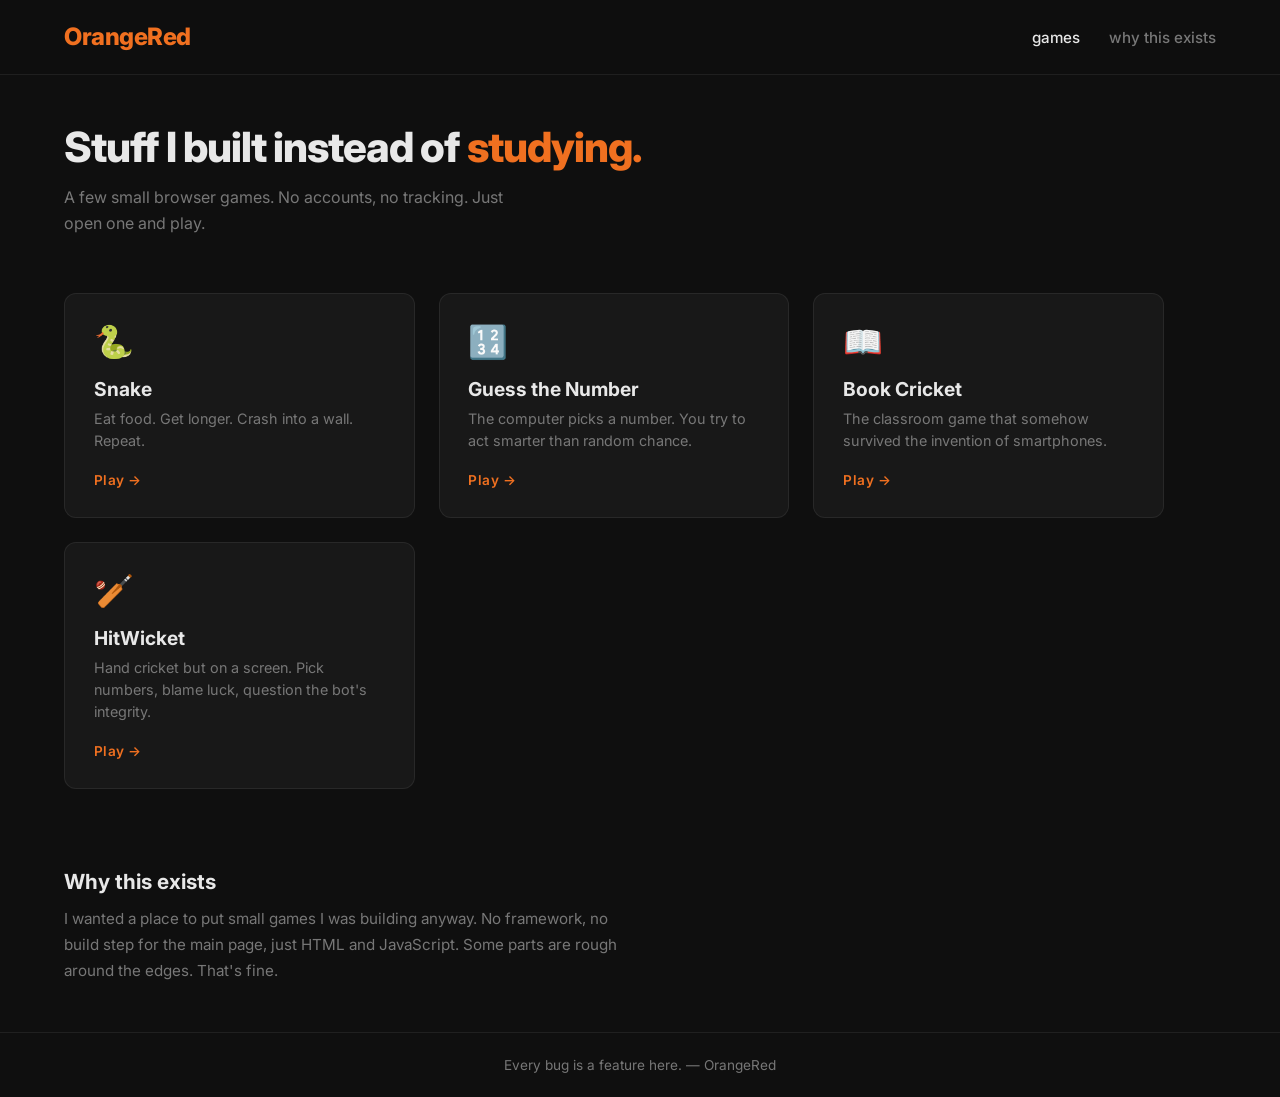
<file: index.html>
<!DOCTYPE html>
<html lang="en">

<head>
  <meta charset="UTF-8">
  <meta name="viewport" content="width=device-width, initial-scale=1.0">
  <title>OrangeRed — games I made</title>
  <meta name="description" content="A small collection of browser games made for fun. No logins, no ads, no agenda.">
  <link rel="preconnect" href="https://fonts.googleapis.com">
  <link rel="preconnect" href="https://fonts.gstatic.com" crossorigin>
  <link href="https://fonts.googleapis.com/css2?family=Inter:wght@400;500;700;800&display=swap" rel="stylesheet">
  <link rel="stylesheet" href="styles.css">
</head>

<body>
  <header>
    <div class="logo">OrangeRed</div>
    <nav>
      <ul>
        <li><a href="index.html" class="active">games</a></li>
        <li><a href="#about">why this exists</a></li>
      </ul>
    </nav>
  </header>

  <main>
    <section class="hero animate-in">
      <h1>Stuff I built instead of <span>studying.</span></h1>
      <p>A few small browser games. No accounts, no tracking. Just open one and play.</p>
    </section>

    <div class="games-grid">
      <a href="games/snake/index.html" class="game-card animate-in delay-1">
        <div class="game-icon">🐍</div>
        <h2>Snake</h2>
        <p>Eat food. Get longer. Crash into a wall. Repeat.</p>
        <div class="play-badge">Play →</div>
      </a>

      <a href="games/guess-number/index.html" class="game-card animate-in delay-2">
        <div class="game-icon">🔢</div>
        <h2>Guess the Number</h2>
        <p>The computer picks a number. You try to act smarter than random chance.</p>
        <div class="play-badge">Play →</div>
      </a>

      <a href="games/book-cricket/index.html" class="game-card animate-in delay-3">
        <div class="game-icon">📖</div>
        <h2>Book Cricket</h2>
        <p>The classroom game that somehow survived the invention of smartphones.</p>
        <div class="play-badge">Play →</div>
      </a>

      <a href="games/guess-cricket/index.html" class="game-card animate-in delay-4">
        <div class="game-icon">🏏</div>
        <h2>HitWicket</h2>
        <p>Hand cricket but on a screen. Pick numbers, blame luck, question the bot's integrity.</p>
        <div class="play-badge">Play →</div>
      </a>
    </div>

    <section id="about" style="margin-top: 5rem; max-width: 560px;">
      <h2 style="font-size: 1.3rem; font-weight: 700; margin-bottom: 0.8rem; color: var(--text);">Why this exists</h2>
      <p style="color: var(--muted); font-size: 0.95rem; line-height: 1.7;">
        I wanted a place to put small games I was building anyway. No framework, no build step for the main page, just
        HTML and JavaScript.
        Some parts are rough around the edges. That's fine.
      </p>
    </section>
  </main>

  <footer>
    <p>Every bug is a feature here. — OrangeRed</p>
  </footer>

  <script src="script.js"></script>
</body>

</html>
</file>
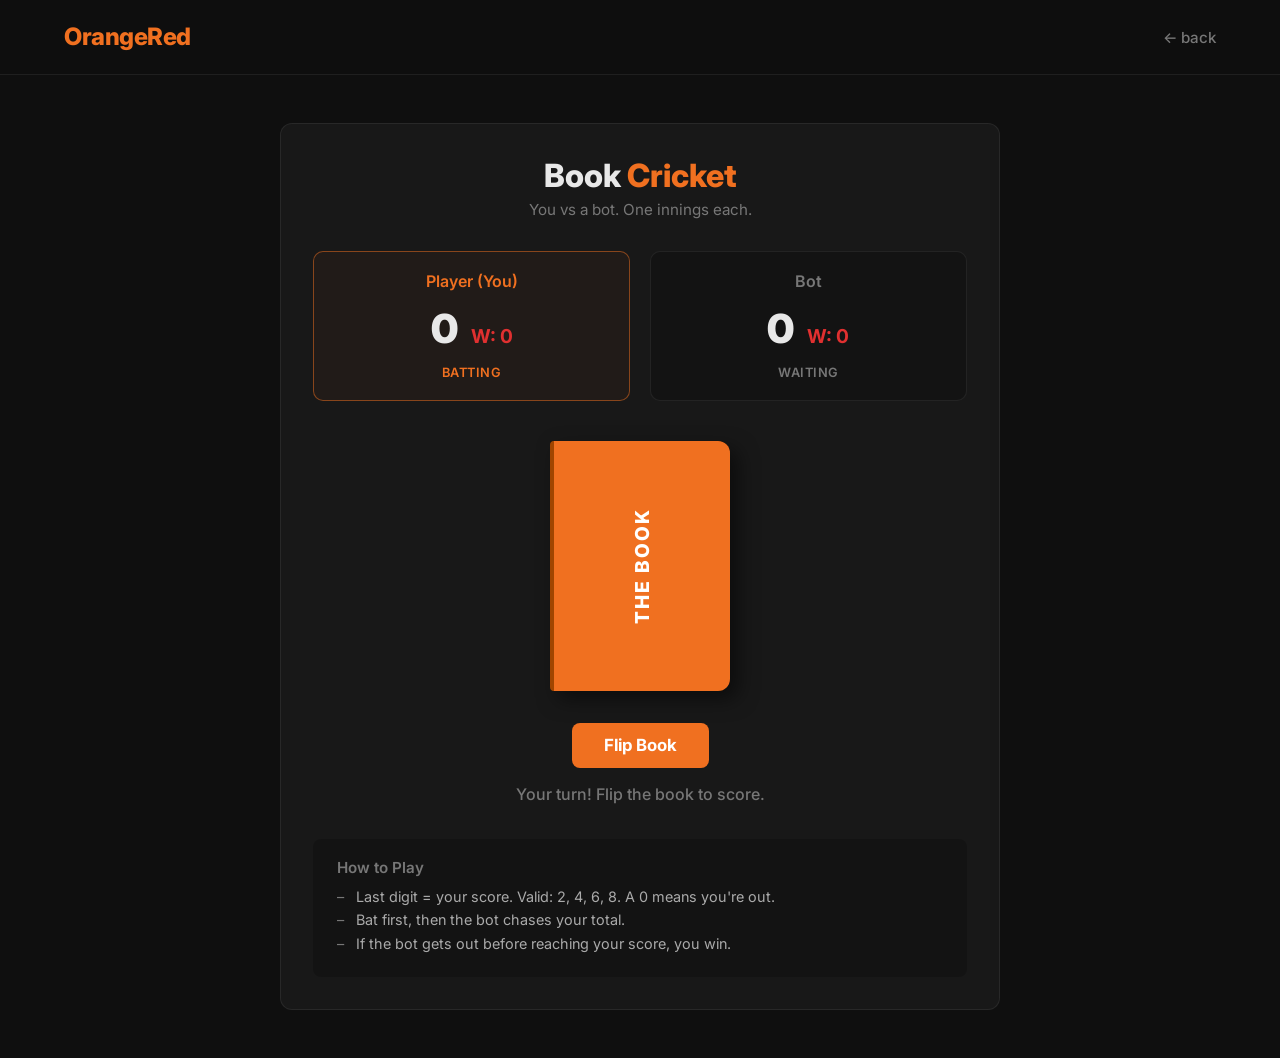
<file: games/book-cricket/index.html>
<!DOCTYPE html>
<html lang="en">
<head>
  <meta charset="UTF-8">
  <meta name="viewport" content="width=device-width, initial-scale=1.0">
  <title>Book Cricket | OrangeRed</title>
  <link rel="preconnect" href="https://fonts.googleapis.com">
  <link rel="preconnect" href="https://fonts.gstatic.com" crossorigin>
  <link href="https://fonts.googleapis.com/css2?family=Inter:wght@400;500;700;800;900&display=swap" rel="stylesheet">
  <link rel="stylesheet" href="../../styles.css">
  <link rel="stylesheet" href="style.css">
</head>
<body>
  <header>
    <div class="logo" onclick="window.location.href='../../index.html'">OrangeRed</div>
    <nav>
      <ul>
        <li><a href="../../index.html">← back</a></li>
      </ul>
    </nav>
  </header>

  <main>
    <div class="game-container animate-in">
      <div class="game-header">
        <h1>Book <span>Cricket</span></h1>
        <p>You vs a bot. One innings each.</p>
      </div>

      <div class="scoreboard">
        <div class="score-card player-score active-turn">
          <h3>Player (You)</h3>
          <div class="score-details">
            <span class="runs" id="player-runs">0</span>
            <span class="wickets" id="player-wickets">W: 0</span>
          </div>
          <div class="turn-indicator">Batting</div>
        </div>
        
        <div class="score-card bot-score">
          <h3>Bot</h3>
          <div class="score-details">
            <span class="runs" id="bot-runs">0</span>
            <span class="wickets" id="bot-wickets">W: 0</span>
          </div>
          <div class="turn-indicator">Waiting</div>
        </div>
      </div>

      <div class="game-area">
        <div class="book-visual">
          <div class="book-cover">
            <span class="book-title">The Book</span>
          </div>
          <div class="page-result hidden">
            <div class="page-number">Page: <span id="current-page">-</span></div>
            <div class="run-outcome" id="run-outcome">-</div>
          </div>
        </div>

        <div class="controls">
          <button id="flip-btn" class="primary-btn">Flip Book</button>
          <div id="game-status" class="status-message">Flip the book to score.</div>
        </div>
      </div>
      
      <div class="rules-section">
        <h3>How to Play</h3>
        <ul>
          <li>Last digit = your score. Valid: 2, 4, 6, 8. A 0 means you're out.</li>
          <li>Bat first, then the bot chases your total.</li>
          <li>If the bot gets out before reaching your score, you win.</li>
        </ul>
      </div>

    </div>
  </main>

  <div id="game-over-modal" class="modal hidden">
    <div class="modal-content">
      <h2 id="modal-title">Game Over</h2>
      <p id="modal-message">Result goes here.</p>
      <button id="restart-btn" class="primary-btn">Play Again</button>
      <button onclick="window.location.href='../../index.html'" class="secondary-btn">Back</button>
    </div>
  </div>

  <script src="script.js"></script>
</body>
</html>
</file>
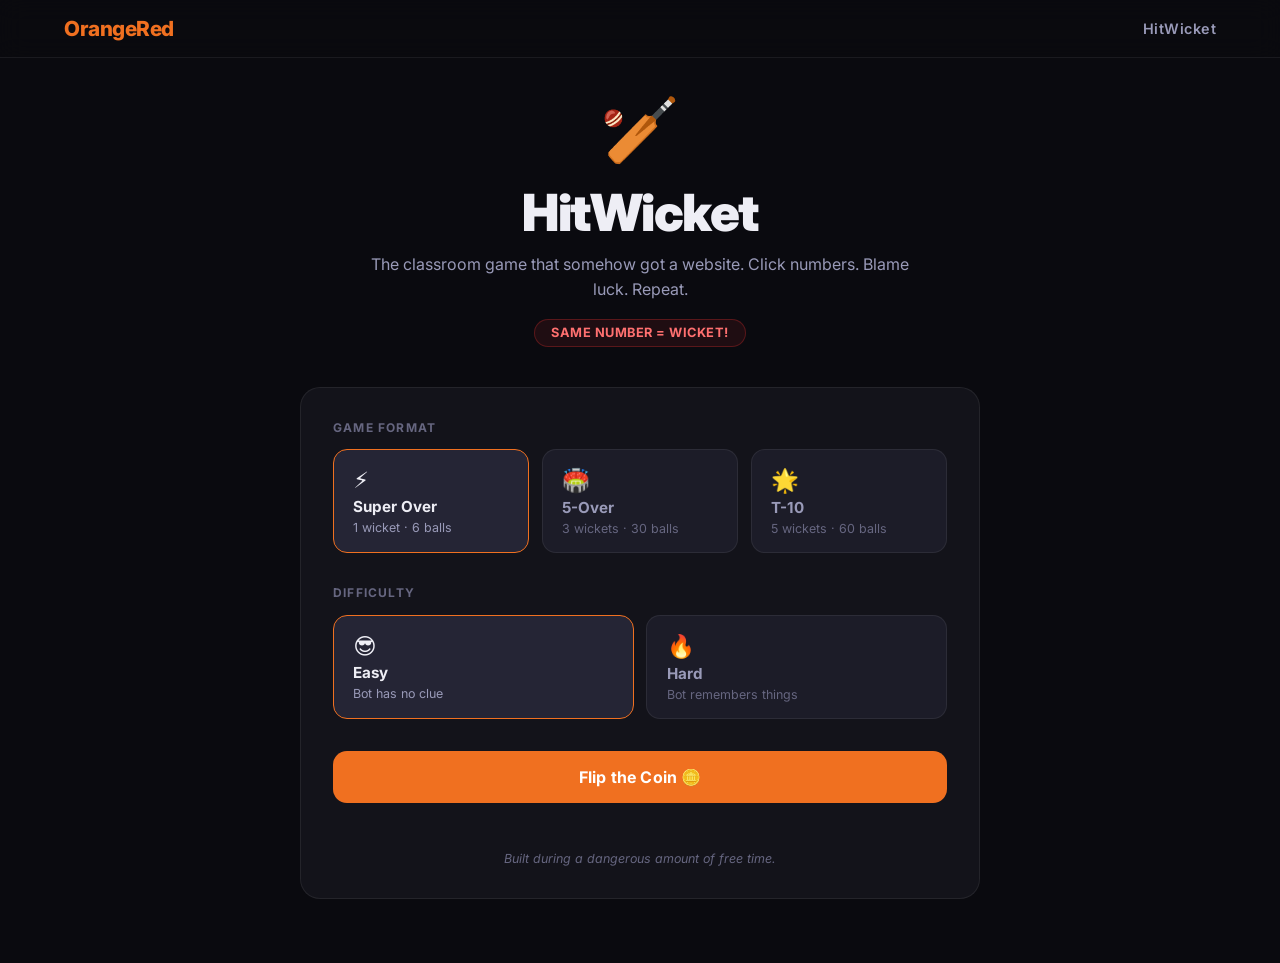
<file: games/guess-cricket/index.html>
<!DOCTYPE html>
<html lang="en">
<head>
  <meta charset="UTF-8">
  <meta name="viewport" content="width=device-width, initial-scale=1.0">
  <title>HitWicket — OrangeRed</title>
  <meta name="description" content="A hand cricket game where you pick runs each ball. Beat the AI in Super Over, 5-Over, or T10 format. Easy or Hard mode.">
  <link rel="preconnect" href="https://fonts.googleapis.com">
  <link rel="preconnect" href="https://fonts.gstatic.com" crossorigin>
  <link href="https://fonts.googleapis.com/css2?family=Inter:ital,wght@0,400;0,500;0,600;0,700;0,800;0,900;1,400&display=swap" rel="stylesheet">
  <link rel="stylesheet" href="style.css">
</head>
<body>

  <!-- HEADER -->
  <header>
    <a href="../../index.html" class="logo">OrangeRed</a>
    <div class="header-title">HitWicket</div>
  </header>

  <!-- ==================== SCREEN: LANDING ==================== -->
  <div id="screen-landing" class="screen active">
    <div class="landing-hero">
      <div class="cricket-ball-anim">🏏</div>
      <h1>HitWicket</h1>
      <p class="landing-sub">The classroom game that somehow got a website. Click numbers. Blame luck. Repeat.</p>
      <div class="landing-rules-pill">Same number = Wicket!</div>
    </div>
    <div class="setup-card">
      <!-- MODE SELECT -->
      <div class="setup-section">
        <label class="setup-label">Game Format</label>
        <div class="btn-group" id="format-group">
          <button class="toggle-btn active" data-value="super-over" id="fmt-super">
            <span class="btn-icon">⚡</span>
            <span class="btn-name">Super Over</span>
            <span class="btn-desc">1 wicket · 6 balls</span>
          </button>
          <button class="toggle-btn" data-value="5-over" id="fmt-5">
            <span class="btn-icon">🏟️</span>
            <span class="btn-name">5-Over</span>
            <span class="btn-desc">3 wickets · 30 balls</span>
          </button>
          <button class="toggle-btn" data-value="t10" id="fmt-t10">
            <span class="btn-icon">🌟</span>
            <span class="btn-name">T-10</span>
            <span class="btn-desc">5 wickets · 60 balls</span>
          </button>
        </div>
      </div>

      <!-- DIFFICULTY -->
      <div class="setup-section">
        <label class="setup-label">Difficulty</label>
        <div class="btn-group" id="diff-group">
          <button class="toggle-btn active" data-value="easy" id="diff-easy">
            <span class="btn-icon">😎</span>
            <span class="btn-name">Easy</span>
            <span class="btn-desc">Bot has no clue</span>
          </button>
          <button class="toggle-btn" data-value="hard" id="diff-hard">
            <span class="btn-icon">🔥</span>
            <span class="btn-name">Hard</span>
            <span class="btn-desc">Bot remembers things</span>
          </button>
        </div>
      </div>

      <button class="btn-primary" id="btn-start-toss">Flip the Coin 🪙</button>
      <p class="landing-footnote" id="landing-footnote">Built during a dangerous amount of free time.</p>
    </div>
  </div>

  <!-- ==================== SCREEN: TOSS ==================== -->
  <div id="screen-toss" class="screen">
    <div class="toss-container">
      <h2>The Toss</h2>
      <p class="toss-sub">Call it. The physics here are questionable.</p>
      <div class="coin-wrapper">
        <div class="coin" id="coin">
          <div class="coin-face coin-heads">H</div>
          <div class="coin-face coin-tails">T</div>
        </div>
      </div>
      <div class="toss-btns" id="toss-call-btns">
        <button class="btn-toss" id="call-heads">Heads</button>
        <button class="btn-toss" id="call-tails">Tails</button>
      </div>
      <div id="toss-result-block" class="hidden">
        <div class="toss-result-text" id="toss-result-text"></div>
        <p class="toss-choice-prompt" id="toss-winner-label"></p>
        <div class="toss-btns" id="toss-choice-btns">
          <button class="btn-toss" id="choose-bat">Bat First 🏏</button>
          <button class="btn-toss" id="choose-bowl">Bowl First 🎳</button>
        </div>
      </div>
    </div>
  </div>

  <!-- ==================== SCREEN: GAME ==================== -->
  <div id="screen-game" class="screen">

    <!-- Top scoreboard -->
    <div class="scoreboard">
      <div class="score-team" id="team-batting">
        <div class="team-label" id="batting-label">You</div>
        <div class="team-score" id="batting-score">0</div>
        <div class="team-detail" id="batting-detail">0 wkt · 0.0 ov</div>
      </div>
      <div class="score-vs">
        <div class="innings-badge" id="innings-badge">1st Innings</div>
        <div class="over-info" id="over-info">Over 1</div>
      </div>
      <div class="score-team right" id="team-bowling">
        <div class="team-label" id="bowling-label">Bot</div>
        <div class="team-score" id="bowling-score">—</div>
        <div class="team-detail" id="bowling-detail"></div>
      </div>
    </div>

    <!-- Chase bar (shown in 2nd innings) -->
    <div class="chase-bar-wrap hidden" id="chase-bar-wrap">
      <div class="chase-bar-text" id="chase-bar-text">Need 0 off 0 balls</div>
      <div class="chase-bar-track">
        <div class="chase-bar-fill" id="chase-bar-fill"></div>
      </div>
    </div>

    <!-- Pitch area -->
    <div class="pitch-area">

      <!-- Ball outcome display -->
      <div class="outcome-display" id="outcome-display">
        <div class="outcome-inner">
          <div class="outcome-vs">
            <div class="outcome-side">
              <span class="outcome-num" id="out-player">?</span>
              <span class="outcome-who">You</span>
            </div>
            <div class="outcome-clash">vs</div>
            <div class="outcome-side">
              <span class="outcome-num" id="out-bot">?</span>
              <span class="outcome-who">Bot</span>
            </div>
          </div>
          <div class="outcome-result" id="outcome-result"></div>
        </div>
      </div>

      <!-- Recent balls row -->
      <div class="recent-balls-row">
        <div class="over-label-small">This over</div>
        <div class="balls-row" id="balls-row"></div>
      </div>

      <!-- Status text -->
      <div class="status-text" id="status-text">Pick your number to play</div>

      <!-- Number pad -->
      <div class="numpad" id="numpad">
        <button class="num-btn" id="num-0" data-num="0">0</button>
        <button class="num-btn" id="num-1" data-num="1">1</button>
        <button class="num-btn" id="num-2" data-num="2">2</button>
        <button class="num-btn" id="num-3" data-num="3">3</button>
        <button class="num-btn" id="num-4" data-num="4">4</button>
        <button class="num-btn" id="num-5" data-num="5">5</button>
        <button class="num-btn" id="num-6" data-num="6">6</button>
      </div>

      <!-- Wickets display -->
      <div class="wickets-row" id="wickets-row"></div>

      <!-- Difficulty badge -->
      <div class="diff-badge" id="diff-badge"></div>
    </div>
  </div>

  <!-- ==================== SCREEN: RESULT ==================== -->
  <div id="screen-result" class="screen">
    <div class="result-container">
      <div class="result-trophy" id="result-trophy"></div>
      <h2 class="result-headline" id="result-headline"></h2>
      <p class="result-sub" id="result-sub"></p>
      <div class="result-scorecard" id="result-scorecard"></div>
      <div class="result-btns">
        <button class="btn-primary" id="btn-play-again">Run it back</button>
        <a href="../../index.html" class="btn-secondary">Back to Games</a>
      </div>
    </div>
  </div>

  <script src="game.js"></script>
</body>
</html>
</file>
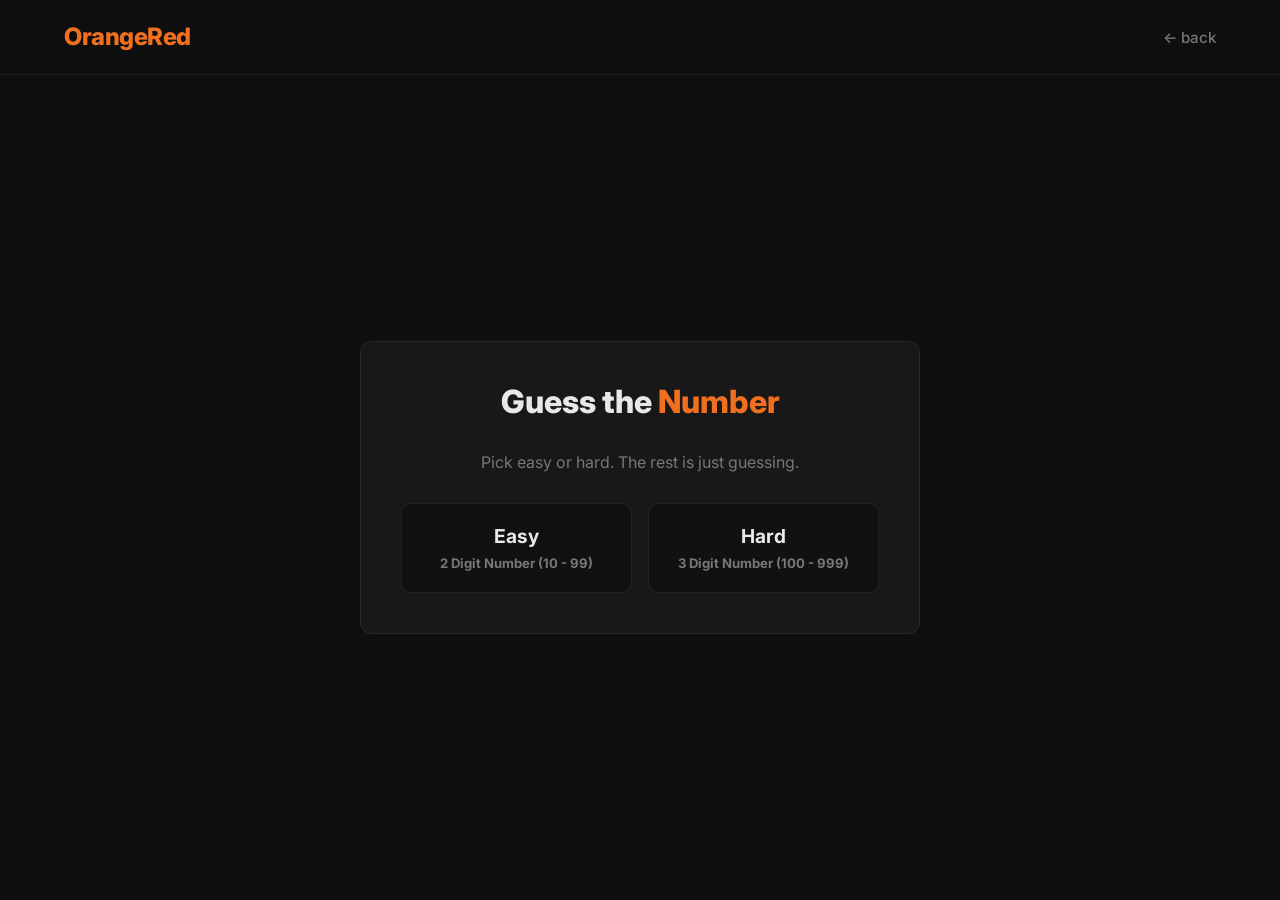
<file: games/guess-number/index.html>
<!DOCTYPE html>
<html lang="en">
<head>
  <meta charset="UTF-8">
  <meta name="viewport" content="width=device-width, initial-scale=1.0">
  <title>Guess the Number | OrangeRed</title>
  <link rel="preconnect" href="https://fonts.googleapis.com">
  <link rel="preconnect" href="https://fonts.gstatic.com" crossorigin>
  <link href="https://fonts.googleapis.com/css2?family=Inter:wght@400;500;700;800;900&family=Outfit:wght@500;700&display=swap" rel="stylesheet">
  <link rel="stylesheet" href="../../styles.css">
  <link rel="stylesheet" href="style.css">
</head>
<body>
  <header>
    <div class="logo" onclick="window.location.href='../../index.html'">OrangeRed</div>
    <nav>
      <ul>
        <li><a href="../../index.html">← back</a></li>
      </ul>
    </nav>
  </header>

  <main class="game-container">
    <div class="game-wrapper">
      
      <!-- Start Screen (Difficulty Selection) -->
      <div id="startScreen" class="screen animate-in">
        <h1>Guess the <span>Number</span></h1>
        <p>Pick easy or hard. The rest is just guessing.</p>
        
        <div class="difficulty-options">
          <button class="diff-btn" data-digits="2">
            <span class="diff-title">Easy</span>
            <span class="diff-desc">2 Digit Number (10 - 99)</span>
          </button>
          <button class="diff-btn" data-digits="3">
            <span class="diff-title">Hard</span>
            <span class="diff-desc">3 Digit Number (100 - 999)</span>
          </button>
        </div>
      </div>

      <!-- Main Game Screen -->
      <div id="gameScreen" class="screen hidden">
        <div class="game-header">
          <h2>Find the <span>Number</span></h2>
          <div class="attempts-box">
            <span>Attempts</span>
            <div id="attemptsCount">0</div>
          </div>
        </div>

        <div class="game-play-area">
          <div id="hintMessage" class="hint-message">I picked a number. Go.</div>
          
          <div class="input-group">
            <input type="number" id="guessInput" placeholder="Enter your guess..." autofocus>
            <button id="submitBtn">Guess</button>
          </div>
        </div>
        
        <div id="gameControls" class="game-controls hidden">
          <button id="playAgainBtn" class="secondary-btn">Try again</button>
        </div>
      </div>

    </div>
  </main>

  <script src="script.js"></script>
</body>
</html>
</file>
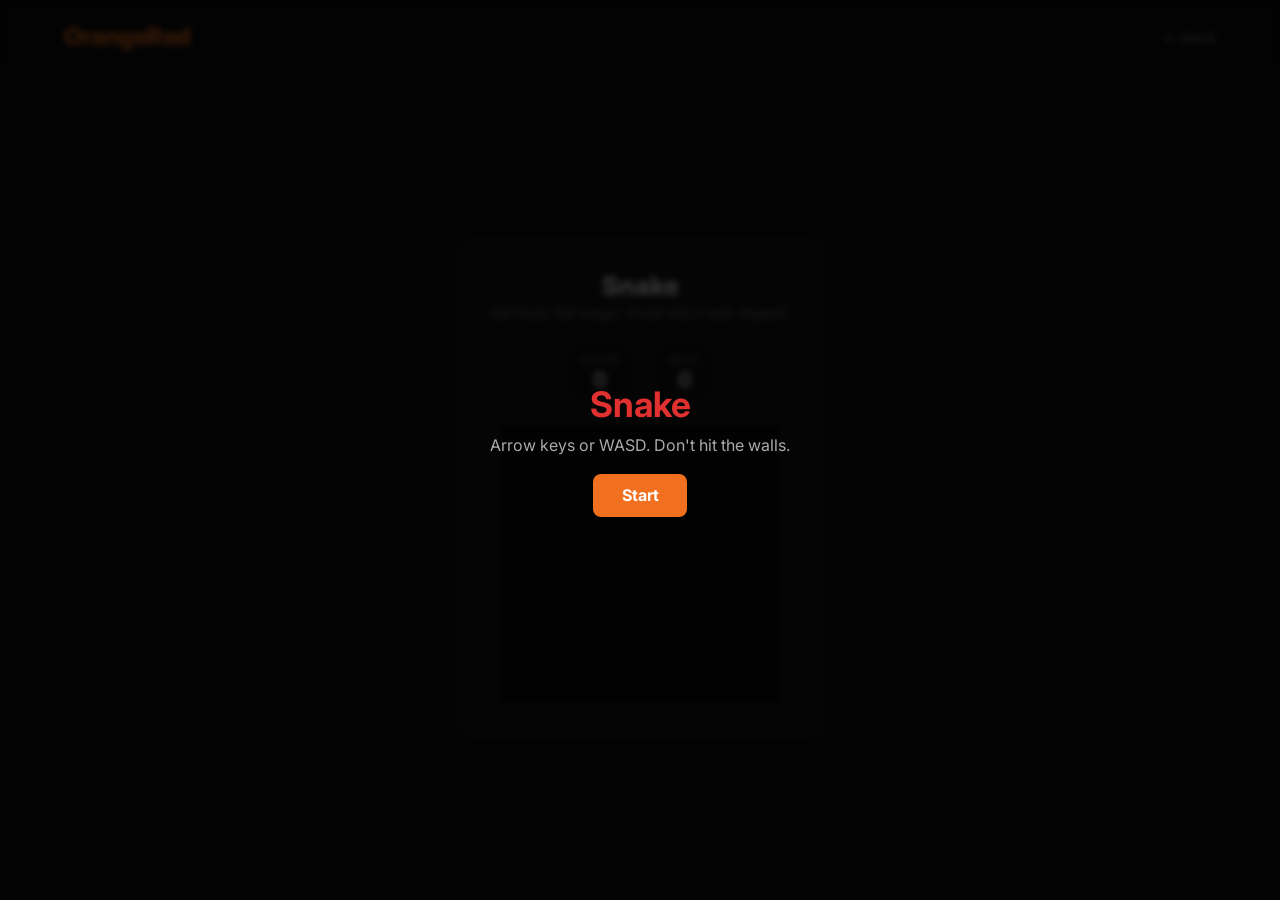
<file: games/snake/index.html>
<!DOCTYPE html>
<html lang="en">

<head>
  <meta charset="UTF-8">
  <meta name="viewport" content="width=device-width, initial-scale=1.0">
  <title>Snake | OrangeRed</title>
  <link rel="preconnect" href="https://fonts.googleapis.com">
  <link rel="preconnect" href="https://fonts.gstatic.com" crossorigin>
  <link href="https://fonts.googleapis.com/css2?family=Inter:wght@400;700;900&display=swap" rel="stylesheet">
  <link rel="stylesheet" href="../../styles.css">
  <link rel="stylesheet" href="style.css">
</head>

<body>

  <canvas id="vpCanvas"></canvas>

  <header>
    <div class="logo" onclick="window.location.href='../../index.html'">OrangeRed</div>
    <nav>
      <ul>
        <li><a href="../../index.html">← back</a></li>
      </ul>
    </nav>
  </header>

  <main class="game-container">
    <div class="game-wrapper">
      <div class="game-info">
        <h1>Snake</h1>
        <p class="game-desc">Eat food. Get longer. Crash into a wall. Repeat.</p>
      </div>

      <div class="game-header">
        <div class="score-board">
          <div class="score-box">
            <span>Score</span>
            <div id="score">0</div>
          </div>
          <div class="score-box">
            <span>Best</span>
            <div id="high-score">0</div>
          </div>
        </div>
      </div>

      <div class="canvas-container">
        <canvas id="gameCanvas" width="280" height="280"></canvas>
      </div>
    </div>
  </main>

  <div id="startScreen" class="game-overlay">
    <div class="overlay-box">
      <h2>Snake</h2>
      <p>Arrow keys or WASD. Don't hit the walls.</p>
      <button id="startBtn">Start</button>
    </div>
  </div>

  <div id="gameOverScreen" class="game-overlay hidden">
    <div class="overlay-box">
      <h2>You died.</h2>
      <p>Score: <span id="finalScore">0</span></p>
      <p class="sub">Cherries: <span id="finalCherries">0</span></p>
      <button id="restartBtn">Try again</button>
    </div>
  </div>

  <script src="script.js"></script>
</body>

</html>
</file>
<file: styles.css>
:root {
  --bg: #0f0f0f;
  --surface: #181818;
  --surface-hover: #222;
  --text: #e8e8e8;
  --muted: #777;
  --orange: #f07020;
  --red: #e03030;
  --border: rgba(255, 255, 255, 0.07);
  --font: 'Inter', system-ui, sans-serif;
}

* {
  box-sizing: border-box;
  margin: 0;
  padding: 0;
}

body {
  font-family: var(--font);
  background: var(--bg);
  color: var(--text);
  min-height: 100vh;
  display: flex;
  flex-direction: column;
}

header {
  padding: 1.4rem 5%;
  display: flex;
  justify-content: space-between;
  align-items: center;
  border-bottom: 1px solid var(--border);
  position: sticky;
  top: 0;
  background: rgba(15, 15, 15, 0.9);
  backdrop-filter: blur(8px);
  z-index: 100;
}

.logo {
  font-size: 1.5rem;
  font-weight: 800;
  color: var(--orange);
  cursor: pointer;
  letter-spacing: -0.5px;
}

nav ul {
  list-style: none;
  display: flex;
  gap: 1.8rem;
}

nav a {
  color: var(--muted);
  text-decoration: none;
  font-size: 0.95rem;
  font-weight: 500;
  transition: color 0.2s;
}

nav a:hover,
nav a.active {
  color: var(--text);
}

main {
  flex: 1;
  padding: 3rem 5%;
}

.hero {
  margin-bottom: 3.5rem;
}

.hero h1 {
  font-size: 2.6rem;
  font-weight: 800;
  line-height: 1.2;
  margin-bottom: 0.8rem;
  letter-spacing: -1px;
}

.hero h1 span {
  color: var(--orange);
}

.hero p {
  color: var(--muted);
  font-size: 1rem;
  max-width: 480px;
  line-height: 1.6;
}

.games-grid {
  display: grid;
  grid-template-columns: repeat(auto-fill, minmax(280px, 1fr));
  gap: 1.5rem;
  max-width: 1100px;
}

.game-card {
  background: var(--surface);
  border-radius: 12px;
  padding: 1.8rem;
  text-decoration: none;
  color: var(--text);
  border: 1px solid var(--border);
  transition: border-color 0.2s, background 0.2s, transform 0.2s;
  display: flex;
  flex-direction: column;
}

.game-card:hover {
  border-color: rgba(240, 112, 32, 0.4);
  background: var(--surface-hover);
  transform: translateY(-3px);
}

.game-icon {
  font-size: 2rem;
  margin-bottom: 1rem;
}

.game-card h2 {
  font-size: 1.2rem;
  font-weight: 700;
  margin-bottom: 0.4rem;
}

.game-card p {
  color: var(--muted);
  font-size: 0.9rem;
  line-height: 1.55;
  flex: 1;
}

.play-badge {
  margin-top: 1.2rem;
  font-size: 0.85rem;
  font-weight: 600;
  color: var(--orange);
  letter-spacing: 0.5px;
}

.game-card:hover .play-badge {
  color: var(--text);
}

footer {
  padding: 1.5rem 5%;
  text-align: center;
  color: var(--muted);
  font-size: 0.85rem;
  border-top: 1px solid var(--border);
}

@keyframes fadeUp {
  from { opacity: 0; transform: translateY(16px); }
  to   { opacity: 1; transform: translateY(0); }
}

.animate-in {
  animation: fadeUp 0.5s ease forwards;
  opacity: 0;
}

.delay-1 { animation-delay: 0.05s; }
.delay-2 { animation-delay: 0.1s; }
.delay-3 { animation-delay: 0.15s; }
.delay-4 { animation-delay: 0.2s; }
</file>
<file: games/book-cricket/style.css>
.game-container {
  max-width: 720px;
  margin: 0 auto;
  background: var(--surface);
  border-radius: 12px;
  padding: 2rem;
  border: 1px solid var(--border);
}

.game-header {
  text-align: center;
  margin-bottom: 2rem;
}

.game-header h1 {
  font-size: 2rem;
  font-weight: 800;
  margin-bottom: 0.3rem;
}

.game-header h1 span {
  color: var(--orange);
}

.game-header p {
  color: var(--muted);
  font-size: 0.95rem;
}

.scoreboard {
  display: flex;
  gap: 1.2rem;
  margin-bottom: 2.5rem;
}

.score-card {
  flex: 1;
  background: rgba(0, 0, 0, 0.2);
  border: 1px solid var(--border);
  border-radius: 10px;
  padding: 1.2rem;
  text-align: center;
  transition: border-color 0.2s;
}

.score-card h3 {
  margin-bottom: 0.8rem;
  font-size: 1rem;
  color: var(--muted);
  font-weight: 600;
}

.score-details {
  display: flex;
  justify-content: center;
  align-items: baseline;
  gap: 0.8rem;
}

.runs {
  font-size: 2.5rem;
  font-weight: 900;
}

.wickets {
  font-size: 1.2rem;
  font-weight: 700;
  color: var(--red);
}

.turn-indicator {
  margin-top: 0.8rem;
  font-size: 0.8rem;
  font-weight: 600;
  text-transform: uppercase;
  letter-spacing: 0.5px;
  color: var(--muted);
}

.active-turn {
  border-color: rgba(240, 112, 32, 0.5);
  background: rgba(240, 112, 32, 0.04);
}

.active-turn h3 {
  color: var(--orange);
}

.active-turn .turn-indicator {
  color: var(--orange);
}

.game-area {
  display: flex;
  flex-direction: column;
  align-items: center;
  gap: 2rem;
  margin-bottom: 2rem;
}

.book-visual {
  width: 180px;
  height: 250px;
  background: #2a1800;
  border-radius: 4px 12px 12px 4px;
  box-shadow: inset 4px 0 15px rgba(0,0,0,0.6), 8px 8px 20px rgba(0,0,0,0.5);
  position: relative;
  display: flex;
  justify-content: center;
  align-items: center;
}

.book-visual.animating {
  animation: shake 0.35s ease;
}

@keyframes shake {
  0%   { transform: rotate(0deg); }
  25%  { transform: rotate(-4deg) translateY(-8px); }
  60%  { transform: rotate(4deg); }
  100% { transform: rotate(0deg); }
}

.book-cover {
  position: absolute;
  top: 0; left: 0;
  width: 100%; height: 100%;
  display: flex;
  justify-content: center;
  align-items: center;
  background: var(--orange);
  border-radius: 4px 12px 12px 4px;
  border-left: 4px solid #a04500;
  z-index: 2;
  transition: transform 0.5s ease, opacity 0.5s ease;
}

.book-visual.open .book-cover {
  transform: rotateY(-110deg);
  opacity: 0;
  pointer-events: none;
}

.book-title {
  color: white;
  font-size: 1.2rem;
  font-weight: 800;
  text-transform: uppercase;
  letter-spacing: 2px;
  transform: rotate(-90deg);
}

.page-result {
  background: #fdf5e4;
  width: 88%;
  height: 93%;
  border-radius: 2px 8px 8px 2px;
  display: flex;
  flex-direction: column;
  justify-content: center;
  align-items: center;
  color: #333;
  padding: 1rem;
}

.page-result.hidden { display: none; }

.page-number {
  font-size: 0.85rem;
  color: #888;
  margin-bottom: 1rem;
}

.run-outcome {
  font-size: 4rem;
  font-weight: 900;
  color: #c05000;
}

.run-outcome.out {
  color: #cc2222;
}

.controls {
  text-align: center;
}

.primary-btn {
  background: var(--orange);
  color: #fff;
  border: none;
  padding: 0.8rem 2rem;
  font-size: 1.05rem;
  font-weight: 700;
  border-radius: 8px;
  cursor: pointer;
  transition: opacity 0.2s;
  font-family: var(--font);
  margin-bottom: 1rem;
  display: block;
  margin-left: auto;
  margin-right: auto;
}

.primary-btn:hover  { opacity: 0.85; }
.primary-btn:active { opacity: 0.7;  }
.primary-btn:disabled {
  background: #2a2a2a;
  color: #555;
  cursor: not-allowed;
}

.status-message {
  font-size: 1rem;
  font-weight: 500;
  color: var(--muted);
  min-height: 1.4rem;
}

.status-message.danger { color: var(--red); }

.rules-section {
  background: rgba(0,0,0,0.2);
  border-radius: 8px;
  padding: 1.2rem 1.5rem;
}

.rules-section h3 {
  color: var(--muted);
  margin-bottom: 0.7rem;
  font-size: 0.95rem;
  font-weight: 600;
}

.rules-section ul {
  list-style: none;
}

.rules-section li {
  margin-bottom: 0.4rem;
  color: #aaa;
  font-size: 0.9rem;
  padding-left: 1.2rem;
  position: relative;
}

.rules-section li::before {
  content: '–';
  position: absolute;
  left: 0;
  color: var(--muted);
}

.modal {
  position: fixed;
  top: 0; left: 0; right: 0; bottom: 0;
  background: rgba(0,0,0,0.75);
  backdrop-filter: blur(4px);
  display: flex;
  justify-content: center;
  align-items: center;
  z-index: 1000;
  transition: opacity 0.2s ease;
}

.modal.hidden {
  opacity: 0;
  pointer-events: none;
}

.modal-content {
  background: var(--surface);
  padding: 2.5rem;
  border-radius: 12px;
  text-align: center;
  max-width: 380px;
  width: 90%;
  border: 1px solid var(--border);
}

.modal h2 {
  font-size: 2rem;
  margin-bottom: 0.8rem;
  color: var(--orange);
}

.modal p {
  font-size: 1.1rem;
  margin-bottom: 1.8rem;
  color: var(--text);
  line-height: 1.5;
}

.secondary-btn {
  background: transparent;
  border: 1px solid rgba(255,255,255,0.15);
  color: var(--muted);
  padding: 0.7rem 1.5rem;
  font-size: 0.95rem;
  font-weight: 600;
  border-radius: 8px;
  cursor: pointer;
  font-family: var(--font);
  margin-left: 0.8rem;
  transition: background 0.2s, color 0.2s;
}

.secondary-btn:hover {
  background: #222;
  color: var(--text);
}

@media (max-width: 560px) {
  .scoreboard { flex-direction: column; }
}
</file>
<file: games/guess-cricket/style.css>
/* ============================================================
   HITWICKET — style.css
   OrangeRed design system extended
   ============================================================ */

:root {
  --bg: #0a0a0f;
  --surface: #13131a;
  --surface2: #1c1c28;
  --surface3: #252535;
  --text: #eeeef5;
  --muted: #666680;
  --muted2: #999ab8;
  --orange: #f07020;
  --orange-glow: rgba(240, 112, 32, 0.25);
  --red: #e03030;
  --red-glow: rgba(224, 48, 48, 0.25);
  --green: #22c55e;
  --green-glow: rgba(34, 197, 94, 0.2);
  --blue: #60a5fa;
  --yellow: #fbbf24;
  --border: rgba(255, 255, 255, 0.07);
  --border2: rgba(255, 255, 255, 0.12);
  --font: 'Inter', system-ui, sans-serif;
  --radius: 14px;
  --radius-sm: 8px;
}

*, *::before, *::after { box-sizing: border-box; margin: 0; padding: 0; }

html { scroll-behavior: smooth; }

body {
  font-family: var(--font);
  background: var(--bg);
  color: var(--text);
  min-height: 100dvh;
  display: flex;
  flex-direction: column;
  overflow-x: hidden;
}

/* ---- HEADER ---- */
header {
  display: flex;
  justify-content: space-between;
  align-items: center;
  padding: 1rem 5%;
  border-bottom: 1px solid var(--border);
  background: rgba(10,10,15,0.9);
  backdrop-filter: blur(12px);
  position: sticky;
  top: 0;
  z-index: 200;
}

.logo {
  font-size: 1.3rem;
  font-weight: 800;
  color: var(--orange);
  text-decoration: none;
  letter-spacing: -0.5px;
}

.header-title {
  font-size: 0.9rem;
  font-weight: 600;
  color: var(--muted2);
  letter-spacing: 0.5px;
}

/* ---- SCREENS ---- */
.screen {
  display: none;
  flex: 1;
  flex-direction: column;
  animation: fadeUp 0.35s ease forwards;
}
.screen.active { display: flex; }

@keyframes fadeUp {
  from { opacity: 0; transform: translateY(18px); }
  to   { opacity: 1; transform: translateY(0); }
}

/* ============================================================
   LANDING SCREEN
   ============================================================ */
#screen-landing {
  align-items: center;
  padding: 2rem 5% 4rem;
  gap: 2.5rem;
}

.landing-hero {
  text-align: center;
  max-width: 560px;
  margin: 0 auto;
}

.cricket-ball-anim {
  font-size: 4rem;
  display: inline-block;
  animation: float 3s ease-in-out infinite;
  margin-bottom: 1rem;
}

@keyframes float {
  0%,100% { transform: translateY(0) rotate(0deg); }
  50%      { transform: translateY(-10px) rotate(8deg); }
}

.landing-hero h1 {
  font-size: clamp(2rem, 5vw, 3.2rem);
  font-weight: 900;
  letter-spacing: -1.5px;
  line-height: 1.1;
  color: var(--text);
  margin-bottom: 0.7rem;
}

.landing-sub {
  color: var(--muted2);
  font-size: 1rem;
  margin-bottom: 1rem;
  line-height: 1.6;
}

.landing-rules-pill {
  display: inline-block;
  background: rgba(224,48,48,0.1);
  border: 1px solid rgba(224,48,48,0.3);
  color: #ff7070;
  font-size: 0.8rem;
  font-weight: 700;
  padding: 0.35rem 1rem;
  border-radius: 100px;
  letter-spacing: 0.5px;
  text-transform: uppercase;
}

.landing-footnote {
  margin-top: 1rem;
  font-size: 0.78rem;
  color: var(--muted);
  font-style: italic;
  text-align: center;
}

/* Setup card */
.setup-card {
  width: 100%;
  max-width: 680px;
  background: var(--surface);
  border: 1px solid var(--border);
  border-radius: 20px;
  padding: 2rem;
  display: flex;
  flex-direction: column;
  gap: 2rem;
}

.setup-section {}

.setup-label {
  display: block;
  font-size: 0.75rem;
  font-weight: 700;
  letter-spacing: 1.2px;
  text-transform: uppercase;
  color: var(--muted);
  margin-bottom: 0.9rem;
}

.btn-group {
  display: grid;
  grid-template-columns: repeat(auto-fit, minmax(160px, 1fr));
  gap: 0.8rem;
}

.toggle-btn {
  background: var(--surface2);
  border: 1.5px solid var(--border);
  border-radius: var(--radius);
  padding: 1rem 1.2rem;
  cursor: pointer;
  color: var(--muted2);
  display: flex;
  flex-direction: column;
  gap: 0.25rem;
  text-align: left;
  transition: border-color 0.2s, background 0.2s, color 0.2s, transform 0.15s;
  font-family: var(--font);
  position: relative;
  overflow: hidden;
}

.toggle-btn.active {
  border-color: var(--orange);
  color: var(--text);
  background: var(--surface3);
}

.toggle-btn:hover:not(.active) {
  border-color: var(--border2);
  background: var(--surface3);
  transform: translateY(-2px);
}

.btn-icon  { font-size: 1.4rem; }
.btn-name  { font-size: 0.95rem; font-weight: 700; }
.btn-desc  { font-size: 0.78rem; color: var(--muted); }
.toggle-btn.active .btn-desc { color: var(--muted2); }

/* Primary button */
.btn-primary {
  background: var(--orange);
  color: #fff;
  border: none;
  border-radius: var(--radius);
  padding: 1rem 2rem;
  font-size: 1rem;
  font-weight: 700;
  font-family: var(--font);
  cursor: pointer;
  transition: opacity 0.2s, transform 0.15s;
  letter-spacing: 0.2px;
}
.btn-primary:hover { opacity: 0.88; transform: translateY(-2px); }
.btn-primary:active { transform: translateY(0); }

.btn-secondary {
  background: var(--surface2);
  color: var(--muted2);
  border: 1px solid var(--border);
  border-radius: var(--radius);
  padding: 1rem 2rem;
  font-size: 1rem;
  font-weight: 600;
  font-family: var(--font);
  cursor: pointer;
  text-decoration: none;
  text-align: center;
  transition: background 0.2s, color 0.2s;
  display: block;
}
.btn-secondary:hover { background: var(--surface3); color: var(--text); }

/* ============================================================
   TOSS SCREEN
   ============================================================ */
#screen-toss {
  align-items: center;
  justify-content: center;
  padding: 2rem 5%;
}

.toss-container {
  text-align: center;
  max-width: 460px;
  width: 100%;
}

.toss-container h2 {
  font-size: 2rem;
  font-weight: 800;
  letter-spacing: -0.5px;
  margin-bottom: 0.4rem;
}

.toss-sub {
  color: var(--muted);
  font-size: 0.95rem;
  margin-bottom: 2.5rem;
}

/* Coin */
.coin-wrapper {
  perspective: 800px;
  width: 120px;
  height: 120px;
  margin: 0 auto 2.5rem;
}

.coin {
  width: 120px;
  height: 120px;
  position: relative;
  transform-style: preserve-3d;
  transition: transform 0.05s;
  border-radius: 50%;
}

.coin.flipping {
  animation: coinFlip 1.4s cubic-bezier(0.4,0,0.2,1) forwards;
}
.coin.landed-heads { transform: rotateY(0deg); }
.coin.landed-tails  { transform: rotateY(180deg); }

@keyframes coinFlip {
  0%   { transform: rotateY(0deg) rotateZ(0deg); }
  40%  { transform: rotateY(720deg) rotateZ(15deg); }
  80%  { transform: rotateY(1260deg) rotateZ(-5deg); }
  100% { transform: rotateY(var(--coin-final)); }
}

.coin-face {
  position: absolute;
  inset: 0;
  border-radius: 50%;
  display: flex;
  align-items: center;
  justify-content: center;
  font-size: 2.2rem;
  font-weight: 900;
  backface-visibility: hidden;
  -webkit-backface-visibility: hidden;
  border: 4px solid;
}

.coin-heads {
  background: #f0a800;
  border-color: #e09000;
  color: #7a4d00;
}

.coin-tails {
  background: #8a96a8;
  border-color: #6a7888;
  color: #2a3848;
  transform: rotateY(180deg);
}

.toss-btns {
  display: flex;
  gap: 1rem;
  justify-content: center;
  flex-wrap: wrap;
}

.btn-toss {
  background: var(--surface2);
  border: 1.5px solid var(--border2);
  border-radius: var(--radius);
  padding: 0.9rem 2rem;
  font-size: 0.95rem;
  font-weight: 700;
  font-family: var(--font);
  color: var(--text);
  cursor: pointer;
  transition: background 0.2s, border-color 0.2s, transform 0.15s;
  min-width: 140px;
}
.btn-toss:hover { background: var(--surface3); border-color: var(--orange); transform: translateY(-2px); }

#toss-result-block { margin-top: 2rem; }

.toss-result-text {
  font-size: 1.6rem;
  font-weight: 800;
  margin-bottom: 0.5rem;
}

.toss-choice-prompt {
  color: var(--muted2);
  font-size: 0.9rem;
  margin-bottom: 1.2rem;
}

/* ============================================================
   GAME SCREEN
   ============================================================ */
#screen-game {
  padding: 0;
  gap: 0;
}

/* Scoreboard */
.scoreboard {
  display: grid;
  grid-template-columns: 1fr auto 1fr;
  align-items: center;
  gap: 1rem;
  padding: 1.2rem 5%;
  background: var(--surface);
  border-bottom: 1px solid var(--border);
}

.score-team {
  display: flex;
  flex-direction: column;
  gap: 0.2rem;
}
.score-team.right { align-items: flex-end; }

.team-label {
  font-size: 0.75rem;
  font-weight: 700;
  text-transform: uppercase;
  letter-spacing: 1px;
  color: var(--muted);
}

.team-score {
  font-size: clamp(2rem, 6vw, 3rem);
  font-weight: 900;
  letter-spacing: -2px;
  line-height: 1;
  color: var(--text);
  font-variant-numeric: tabular-nums;
}

.team-detail {
  font-size: 0.78rem;
  color: var(--muted);
  font-variant-numeric: tabular-nums;
}

.score-vs {
  display: flex;
  flex-direction: column;
  align-items: center;
  gap: 0.3rem;
}

.innings-badge {
  font-size: 0.7rem;
  font-weight: 700;
  text-transform: uppercase;
  letter-spacing: 0.8px;
  background: rgba(240,112,32,0.1);
  border: 1px solid rgba(240,112,32,0.3);
  color: var(--orange);
  padding: 0.2rem 0.7rem;
  border-radius: 100px;
}

.over-info {
  font-size: 0.8rem;
  color: var(--muted);
  font-weight: 600;
}

/* Chase bar */
.chase-bar-wrap {
  padding: 0.6rem 5%;
  background: var(--surface2);
  border-bottom: 1px solid var(--border);
}

.chase-bar-text {
  font-size: 0.8rem;
  color: var(--muted2);
  font-weight: 600;
  margin-bottom: 0.35rem;
}

.chase-bar-track {
  height: 4px;
  background: var(--surface3);
  border-radius: 4px;
  overflow: hidden;
}

.chase-bar-fill {
  height: 100%;
  background: var(--orange);
  border-radius: 4px;
  width: 0%;
  transition: width 0.5s ease;
}

/* Pitch area */
.pitch-area {
  flex: 1;
  display: flex;
  flex-direction: column;
  align-items: center;
  padding: 1.5rem 5% 2rem;
  gap: 1.2rem;
  position: relative;
}

/* Outcome display */
.outcome-display {
  width: 100%;
  max-width: 500px;
  min-height: 100px;
  background: var(--surface);
  border: 1px solid var(--border);
  border-radius: 18px;
  display: flex;
  align-items: center;
  justify-content: center;
  position: relative;
  overflow: hidden;
}



.outcome-inner {
  text-align: center;
  padding: 1.2rem;
  width: 100%;
}

.outcome-vs {
  display: flex;
  align-items: center;
  justify-content: center;
  gap: 1.5rem;
  margin-bottom: 0.6rem;
}

.outcome-side {
  display: flex;
  flex-direction: column;
  align-items: center;
  gap: 0.2rem;
}

.outcome-num {
  font-size: 2.8rem;
  font-weight: 900;
  line-height: 1;
  font-variant-numeric: tabular-nums;
  color: var(--muted2);
  transition: color 0.3s;
}

.outcome-num.scored { color: var(--green); }
.outcome-num.wicket { color: var(--red); }

.outcome-who {
  font-size: 0.7rem;
  font-weight: 700;
  text-transform: uppercase;
  letter-spacing: 1px;
  color: var(--muted);
}

.outcome-clash {
  font-size: 1rem;
  font-weight: 700;
  color: var(--muted);
}

.outcome-result {
  font-size: 1.05rem;
  font-weight: 700;
  color: var(--muted2);
  min-height: 1.4em;
  transition: color 0.3s;
}
.outcome-result.scored { color: var(--green); }
.outcome-result.wicket { color: var(--red); }
.outcome-result.boundary { color: var(--yellow); }

/* Recent balls */
.recent-balls-row {
  width: 100%;
  max-width: 500px;
}

.over-label-small {
  font-size: 0.68rem;
  font-weight: 700;
  text-transform: uppercase;
  letter-spacing: 1px;
  color: var(--muted);
  margin-bottom: 0.5rem;
}

.balls-row {
  display: flex;
  gap: 0.4rem;
  flex-wrap: wrap;
}

.ball-pip {
  width: 34px;
  height: 34px;
  border-radius: 50%;
  display: flex;
  align-items: center;
  justify-content: center;
  font-size: 0.8rem;
  font-weight: 800;
  border: 1.5px solid;
  transition: transform 0.2s;
  animation: popIn 0.25s cubic-bezier(0.34,1.56,0.64,1);
}

@keyframes popIn {
  from { transform: scale(0); opacity: 0; }
  to   { transform: scale(1); opacity: 1; }
}

.ball-pip.run-0 { background: var(--surface2); border-color: var(--border2); color: var(--muted); }
.ball-pip.run-1 { background: rgba(96,165,250,0.12); border-color: #60a5fa55; color: var(--blue); }
.ball-pip.run-2 { background: rgba(34,197,94,0.1); border-color: #22c55e55; color: var(--green); }
.ball-pip.run-3 { background: rgba(251,191,36,0.1); border-color: #fbbf2455; color: var(--yellow); }
.ball-pip.run-4 { background: rgba(240,112,32,0.12); border-color: rgba(240,112,32,0.4); color: var(--orange); }
.ball-pip.run-6 { background: rgba(168,85,247,0.12); border-color: rgba(168,85,247,0.4); color: #c084fc; }
.ball-pip.wicket-ball { background: rgba(224,48,48,0.12); border-color: rgba(224,48,48,0.4); color: var(--red); }

/* Status text */
.status-text {
  font-size: 0.9rem;
  font-weight: 600;
  color: var(--muted2);
  text-align: center;
  min-height: 1.4em;
}

/* Number pad */
.numpad {
  display: grid;
  grid-template-columns: repeat(7, 1fr);
  gap: 0.6rem;
  width: 100%;
  max-width: 520px;
}

.num-btn {
  aspect-ratio: 1;
  background: var(--surface2);
  border: 1.5px solid var(--border);
  border-radius: var(--radius);
  font-size: clamp(1.3rem, 4vw, 1.8rem);
  font-weight: 800;
  font-family: var(--font);
  color: var(--text);
  cursor: pointer;
  transition: background 0.15s, border-color 0.15s, transform 0.12s;
}

.num-btn:hover { background: var(--surface3); border-color: var(--border2); transform: translateY(-2px); }
.num-btn:active { transform: scale(0.93); }

.num-btn[data-num="4"] { border-color: rgba(240,112,32,0.25); color: var(--orange); }
.num-btn[data-num="6"] { border-color: rgba(168,85,247,0.25); color: #c084fc; }
.num-btn[data-num="0"] { color: var(--muted); }

.num-btn.selected {
  background: var(--surface3);
  border-color: var(--orange);
  transform: scale(0.95);
}

.num-btn.disabled {
  opacity: 0.35;
  cursor: not-allowed;
  pointer-events: none;
}

/* Wickets row */
.wickets-row {
  display: flex;
  gap: 0.5rem;
  justify-content: center;
}

.wicket-icon {
  font-size: 1.4rem;
  transition: opacity 0.3s, filter 0.3s;
}
.wicket-icon.lost {
  opacity: 0.2;
  filter: grayscale(1);
}

/* Difficulty badge */
.diff-badge {
  font-size: 0.7rem;
  font-weight: 700;
  letter-spacing: 1px;
  text-transform: uppercase;
  padding: 0.25rem 0.8rem;
  border-radius: 100px;
  border: 1px solid;
}
.diff-badge.easy { color: var(--green); border-color: rgba(34,197,94,0.3); background: rgba(34,197,94,0.08); }
.diff-badge.hard { color: var(--red); border-color: rgba(224,48,48,0.3); background: rgba(224,48,48,0.08); }

/* ============================================================
   RESULT SCREEN
   ============================================================ */
#screen-result {
  align-items: center;
  justify-content: center;
  padding: 2rem 5%;
}

.result-container {
  text-align: center;
  max-width: 500px;
  width: 100%;
  display: flex;
  flex-direction: column;
  gap: 1.2rem;
  align-items: center;
}

.result-trophy {
  font-size: 5rem;
  animation: trophyBounce 0.6s cubic-bezier(0.34,1.56,0.64,1);
}

@keyframes trophyBounce {
  from { transform: scale(0) rotate(-20deg); opacity: 0; }
  to   { transform: scale(1) rotate(0deg); opacity: 1; }
}

.result-headline {
  font-size: clamp(1.8rem, 5vw, 2.5rem);
  font-weight: 900;
  letter-spacing: -1px;
}

.result-sub {
  color: var(--muted2);
  font-size: 0.95rem;
  line-height: 1.6;
}

.result-scorecard {
  width: 100%;
  background: var(--surface);
  border: 1px solid var(--border);
  border-radius: 16px;
  padding: 1.2rem 1.5rem;
  display: flex;
  flex-direction: column;
  gap: 0.6rem;
}

.scorecard-row {
  display: flex;
  justify-content: space-between;
  align-items: center;
  font-size: 0.9rem;
}

.scorecard-label { color: var(--muted2); font-weight: 500; }
.scorecard-val   { font-weight: 700; color: var(--text); font-variant-numeric: tabular-nums; }
.scorecard-divider {
  height: 1px;
  background: var(--border);
  margin: 0.3rem 0;
}

.result-btns {
  display: flex;
  gap: 0.8rem;
  flex-wrap: wrap;
  justify-content: center;
  width: 100%;
}
.result-btns .btn-primary,
.result-btns .btn-secondary {
  flex: 1;
  min-width: 160px;
}

/* ---- UTILS ---- */
.hidden { display: none !important; }

/* Shake animation for wicket */
@keyframes shake {
  0%,100% { transform: translateX(0); }
  20%      { transform: translateX(-6px); }
  40%      { transform: translateX(6px); }
  60%      { transform: translateX(-4px); }
  80%      { transform: translateX(4px); }
}
.shake { animation: shake 0.4s ease; }

/* Glow pulse for big scores */
@keyframes glowPulse {
  0%,100% { text-shadow: 0 0 8px var(--green-glow); }
  50%      { text-shadow: 0 0 28px rgba(34,197,94,0.5); }
}

/* Responsive */
@media (max-width: 480px) {
  .numpad { gap: 0.4rem; }
  .scoreboard { padding: 1rem 4%; }
  .setup-card { padding: 1.4rem; }
  .btn-group { grid-template-columns: 1fr; }
}
</file>
<file: games/guess-number/style.css>
.game-container {
  display: flex;
  justify-content: center;
  align-items: center;
  padding: 2rem;
  flex: 1;
}

.game-wrapper {
  background: var(--surface);
  padding: 2.5rem;
  border-radius: 12px;
  border: 1px solid var(--border);
  width: 100%;
  max-width: 560px;
  position: relative;
  overflow: hidden;
}

.screen {
  display: flex;
  flex-direction: column;
  align-items: center;
  gap: 1.8rem;
  transition: opacity 0.3s ease;
}

.screen.hidden {
  opacity: 0;
  pointer-events: none;
  position: absolute;
  top: 2.5rem;
  left: 2.5rem;
  right: 2.5rem;
  z-index: -1;
}

h1, h2 {
  margin: 0;
  text-align: center;
}

h1 {
  font-size: 2rem;
  font-weight: 800;
}

h2 {
  font-size: 1.6rem;
  font-weight: 700;
}

h1 span, h2 span {
  color: var(--orange);
}

p {
  color: var(--muted);
  text-align: center;
  font-size: 1rem;
  line-height: 1.5;
}

.difficulty-options {
  display: flex;
  gap: 1rem;
  width: 100%;
}

.diff-btn {
  flex: 1;
  background: #111;
  border: 1px solid var(--border);
  padding: 1.3rem;
  border-radius: 10px;
  display: flex;
  flex-direction: column;
  align-items: center;
  gap: 0.4rem;
  cursor: pointer;
  transition: border-color 0.2s, background 0.2s;
  font-family: var(--font);
}

.diff-btn:hover {
  border-color: rgba(240, 112, 32, 0.5);
  background: #1a1a1a;
}

.diff-title {
  font-size: 1.2rem;
  font-weight: 700;
  color: var(--text);
}

.diff-desc {
  font-size: 0.82rem;
  color: var(--muted);
}

.game-header {
  display: flex;
  justify-content: space-between;
  align-items: center;
  width: 100%;
  border-bottom: 1px solid var(--border);
  padding-bottom: 1.2rem;
}

.attempts-box {
  background: #111;
  padding: 0.4rem 1rem;
  border-radius: 8px;
  border: 1px solid var(--border);
  text-align: center;
}

.attempts-box span {
  display: block;
  font-size: 0.7rem;
  text-transform: uppercase;
  color: var(--muted);
  letter-spacing: 0.5px;
}

.attempts-box div {
  font-size: 1.3rem;
  font-weight: 700;
  color: var(--orange);
}

.game-play-area {
  width: 100%;
  display: flex;
  flex-direction: column;
  align-items: center;
  gap: 1.8rem;
}

.hint-message {
  font-size: 1.3rem;
  font-weight: 500;
  text-align: center;
  min-height: 2rem;
  transition: color 0.2s ease;
}

.hint-higher { color: var(--orange); }
.hint-lower  { color: var(--red); }

.hint-correct {
  color: #4caf7d;
  font-size: 1.6rem;
  font-weight: 800;
  animation: popIn 0.4s ease forwards;
}

.input-group {
  display: flex;
  width: 100%;
  gap: 0.8rem;
}

input[type="number"] {
  flex: 1;
  background: #111;
  border: 1px solid var(--border);
  color: var(--text);
  font-size: 1.3rem;
  padding: 0.8rem 1.2rem;
  border-radius: 8px;
  outline: none;
  font-family: var(--font);
  transition: border-color 0.2s;
}

input[type="number"]:focus {
  border-color: var(--orange);
}

input[type="number"]::-webkit-inner-spin-button,
input[type="number"]::-webkit-outer-spin-button {
  -webkit-appearance: none;
  margin: 0;
}

button {
  background: var(--orange);
  color: #fff;
  border: none;
  padding: 0.8rem 1.6rem;
  font-size: 1rem;
  font-weight: 700;
  border-radius: 8px;
  cursor: pointer;
  transition: opacity 0.2s;
  font-family: var(--font);
}

button:hover  { opacity: 0.85; }
button:active { opacity: 0.7; }

button:disabled {
  background: #2a2a2a;
  color: #555;
  cursor: not-allowed;
}

.secondary-btn {
  background: transparent;
  border: 1px solid rgba(255, 255, 255, 0.15);
  color: var(--muted);
}

.secondary-btn:hover {
  background: #222;
  color: var(--text);
  opacity: 1;
}

.game-controls {
  margin-top: 0.5rem;
}

.game-controls.hidden { display: none; }

@keyframes popIn {
  0%   { transform: scale(0.85); opacity: 0; }
  100% { transform: scale(1);    opacity: 1; }
}
</file>
<file: games/snake/style.css>
.game-container {
  display: flex;
  justify-content: center;
  align-items: center;
  padding: 2rem;
  flex: 1;
}

.game-wrapper {
  background: var(--surface);
  padding: 2rem;
  border-radius: 12px;
  border: 1px solid var(--border);
  display: flex;
  flex-direction: column;
  align-items: center;
  gap: 1.5rem;
  position: relative;
  z-index: 10;
}

.game-info {
  text-align: center;
  width: 100%;
}

.game-info h1 {
  font-size: 1.6rem;
  font-weight: 800;
  margin: 0 0 0.3rem;
}

.game-desc {
  color: var(--muted);
  font-size: 0.85rem;
  margin: 0;
}

.game-header {
  width: 100%;
}

.score-board {
  display: flex;
  gap: 1rem;
  justify-content: center;
}

.score-box {
  background: #111;
  padding: 0.4rem 1rem;
  border-radius: 8px;
  border: 1px solid var(--border);
  text-align: center;
}

.score-box span {
  display: block;
  font-size: 0.7rem;
  text-transform: uppercase;
  color: var(--muted);
  letter-spacing: 0.5px;
}

.score-box div {
  font-size: 1.3rem;
  font-weight: 700;
}

.canvas-container {
  position: relative;
  background: #000;
  border-radius: 10px;
  overflow: hidden;
  border: 1px solid #2a2a2a;
}

canvas#gameCanvas {
  display: block;
}

/* Full-viewport canvas for rendering snake + food everywhere */
#vpCanvas {
  position: fixed;
  top: 0;
  left: 0;
  z-index: 200;
  pointer-events: none;
}

/* Overlays — fixed, above the viewport canvas */
.game-overlay {
  position: fixed;
  top: 0;
  left: 0;
  width: 100%;
  height: 100%;
  background: rgba(0, 0, 0, 0.78);
  backdrop-filter: blur(3px);
  display: flex;
  justify-content: center;
  align-items: center;
  z-index: 300;
  transition: opacity 0.25s ease;
}

.game-overlay.hidden {
  opacity: 0;
  pointer-events: none;
}

.overlay-box {
  text-align: center;
}

.overlay-box h2 {
  font-size: 2.2rem;
  color: var(--red);
  margin: 0 0 0.6rem;
}

.overlay-box p {
  font-size: 1rem;
  color: #aaa;
  margin-bottom: 0.4rem;
}

.overlay-box .sub {
  font-size: 0.85rem;
  opacity: 0.6;
}

button {
  background: var(--orange);
  color: #fff;
  border: none;
  padding: 0.7rem 1.8rem;
  font-size: 1rem;
  font-weight: 700;
  border-radius: 8px;
  cursor: pointer;
  transition: opacity 0.2s;
  font-family: var(--font);
  margin-top: 0.8rem;
}

button:hover  { opacity: 0.85; }
button:active { opacity: 0.7; }
</file>
